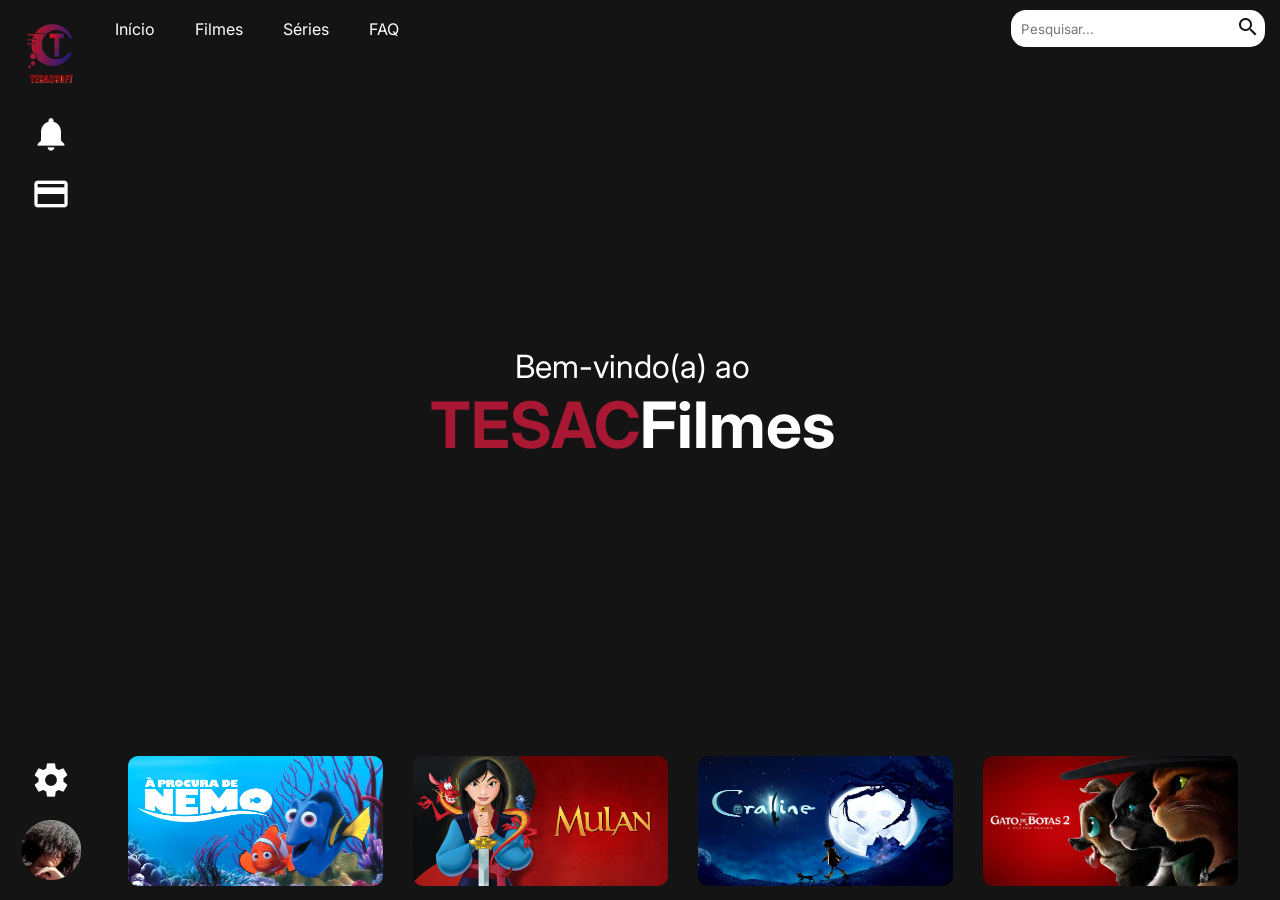
<file: index.html>
<!DOCTYPE html>
<html lang="pt-br">
<head>
    <meta charset="UTF-8">
    <meta name="viewport" content="width=device-width, initial-scale=1.0">
    <link rel="stylesheet" href="base.css">
    <link rel="stylesheet" href="mobile.css">
    <link rel="stylesheet" href="landscape.css">
    <link rel="stylesheet" href="desktop.css">
    <link href="https://fonts.googleapis.com/icon?family=Material+Icons" rel="stylesheet">
    <title>TESAC Filmes</title>
</head>
<body>
    <main>
        <nav>
            <a href="index.html"><img src="imagens/logotipo.png" id="logo"></a>
            <button><span class="material-icons" id="sino">notifications</span></button>
            <button><span class="material-icons" id="card">credit_card</span></button>
            <div id="user">
                <button><span class="material-icons" id="settings">settings</span></button>
                <img src="imagens/fota.png" alt="">
            </div>
        </nav>
        <menu>
            <img src="imagens/fota.png" alt="">
            <a href="">Início</a>
            <a href="">Filmes</a>
            <a href="">Séries</a>
            <a href="">FAQ</a>
            <form action="#" id="pesquisa">
                <input type="text" name="" id="search" placeholder="Pesquisar...">
                <button id="botao_pesquisa">
                    <span class="material-icons" id="lupa">search</span>
                </button>
            </form>
        </menu>
        <iframe src="filmes/holder.html" name="tela" frameborder="0" scrolling="no"></iframe>
        <section id="lista">
            <a href="filmes/nemo.html" target="tela"><img src="imagens/nemo2.jpg" alt=""></a>
            <a href="filmes/mulan.html" target="tela"><img src="imagens/mulan.jpg" alt=""></a>
            <a href="filmes/coraline.html" target="tela"><img src="imagens/coraline2.png" alt=""></a>
            <a href="filmes/gato.html" target="tela"><img src="imagens/gato.jpg" alt=""></a>
        </section>
    </main>
</body>
</html>
</file>
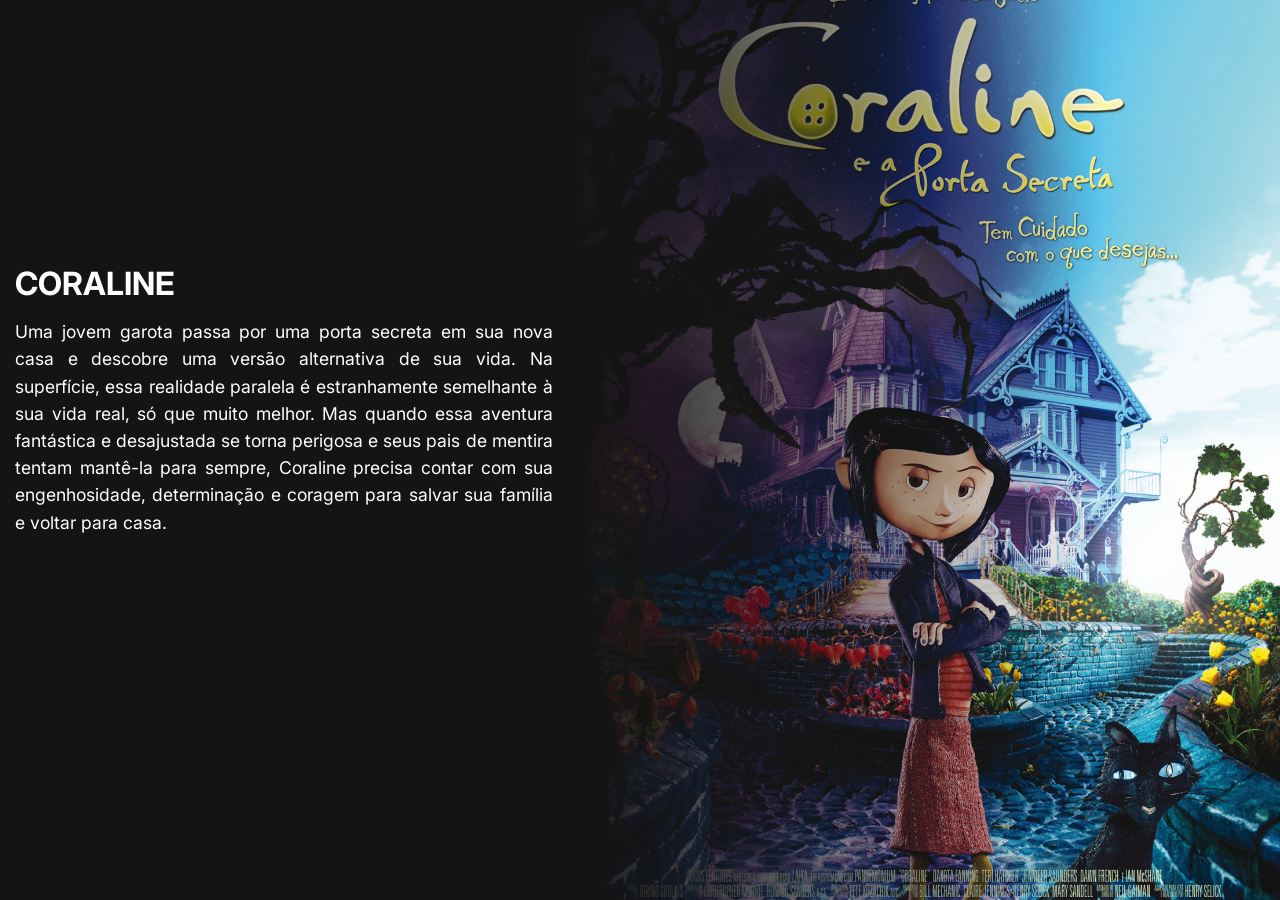
<file: filmes/coraline.html>
<!DOCTYPE html>
<html lang="pt-br">
<head>
    <meta charset="UTF-8">
    <meta name="viewport" content="width=device-width, initial-scale=1.0">
    <link rel="stylesheet" href="../base.css">
    <link rel="stylesheet" href="mobile.css">
    <link rel="stylesheet" href="landscape.css">
    <link rel="stylesheet" href="desktop.css">
    <title>Coraline</title>
    <style>
        div#cartaz {
            background-image: url("../imagens/coraline.jfif");
            background-position: center center;
        }
    </style>
</head>
<body>
    <main>
        <section id="detalhes">
            <h1>CORALINE</h1>
            <p>Uma jovem garota passa por uma porta secreta em sua nova casa e descobre uma versão alternativa de sua vida. Na superfície, essa realidade paralela é estranhamente semelhante à sua vida real, só que muito melhor. Mas quando essa aventura fantástica e desajustada se torna perigosa e seus pais de mentira tentam mantê-la para sempre, Coraline precisa contar com sua engenhosidade, determinação e coragem para salvar sua família e voltar para casa.</p>
            <button>Ver Sinopse</button>
        </section>
        <div id="cartaz">
            <div id="gradiente"></div>
        </div>
    </main>
</body>
</html>
</file>
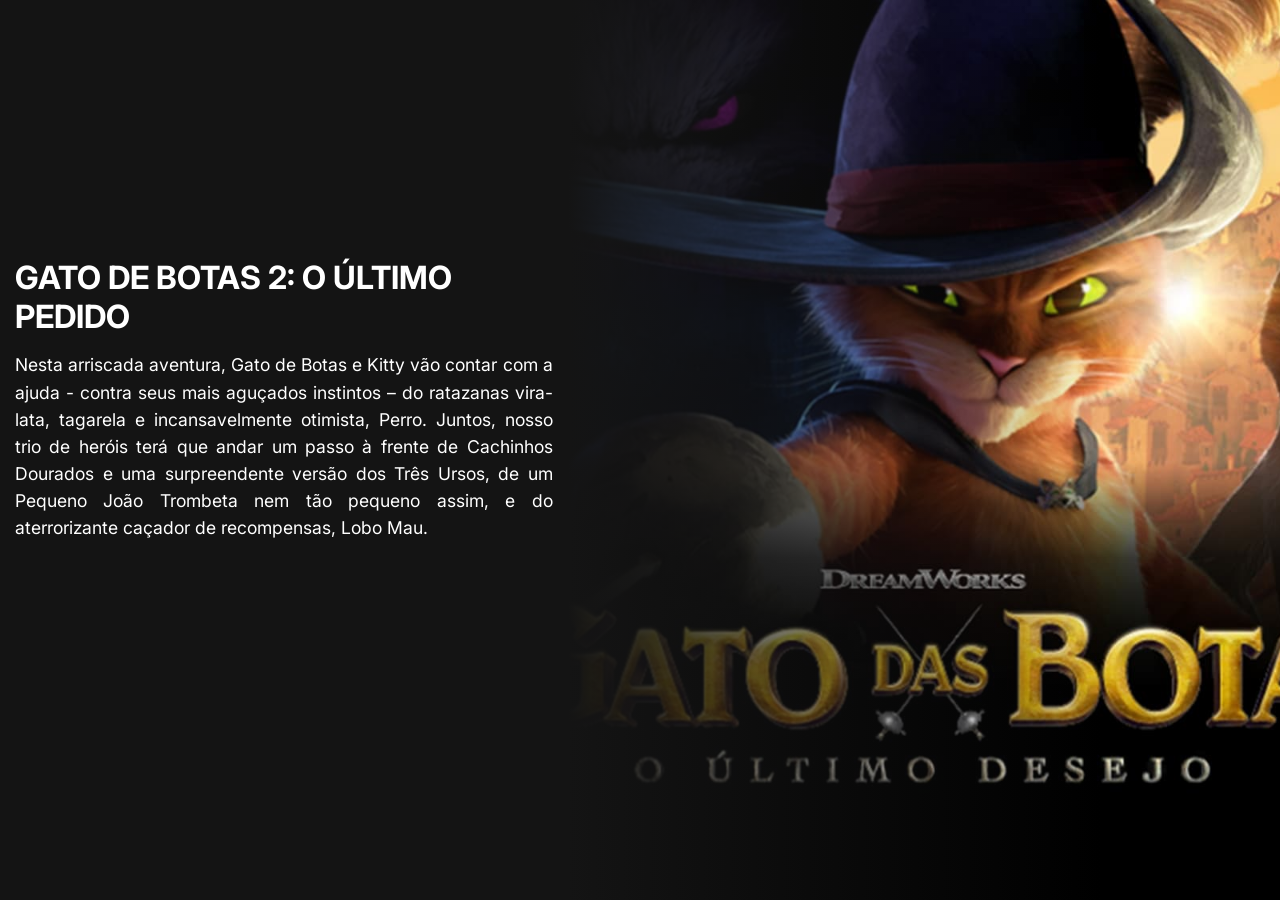
<file: filmes/gato.html>
<!DOCTYPE html>
<html lang="pt-br">
<head>
    <meta charset="UTF-8">
    <meta name="viewport" content="width=device-width, initial-scale=1.0">
    <link rel="stylesheet" href="../base.css">
    <link rel="stylesheet" href="mobile.css">
    <link rel="stylesheet" href="landscape.css">
    <link rel="stylesheet" href="desktop.css">
    <title>Gato de Botas</title>
    <style>
        div#cartaz {
            background-image: url("../imagens/gato2.jpg");
            background-position: center center;
        }
    </style>
</head>
<body>
    <main>
        <section id="detalhes">
            <h1>GATO DE BOTAS 2: O ÚLTIMO PEDIDO</h1>
            <p>Nesta arriscada aventura, Gato de Botas e Kitty vão contar com a ajuda - contra seus mais aguçados instintos – do ratazanas vira-lata, tagarela e incansavelmente otimista, Perro. Juntos, nosso trio de heróis terá que andar um passo à frente de Cachinhos Dourados e uma surpreendente versão dos Três Ursos, de um Pequeno João Trombeta nem tão pequeno assim, e do aterrorizante caçador de recompensas, Lobo Mau.</p>
            <button>Ver Sinopse</button>
        </section>
        <div id="cartaz">
            <div id="gradiente"></div>
        </div>
    </main>
</body>
</html>
</file>
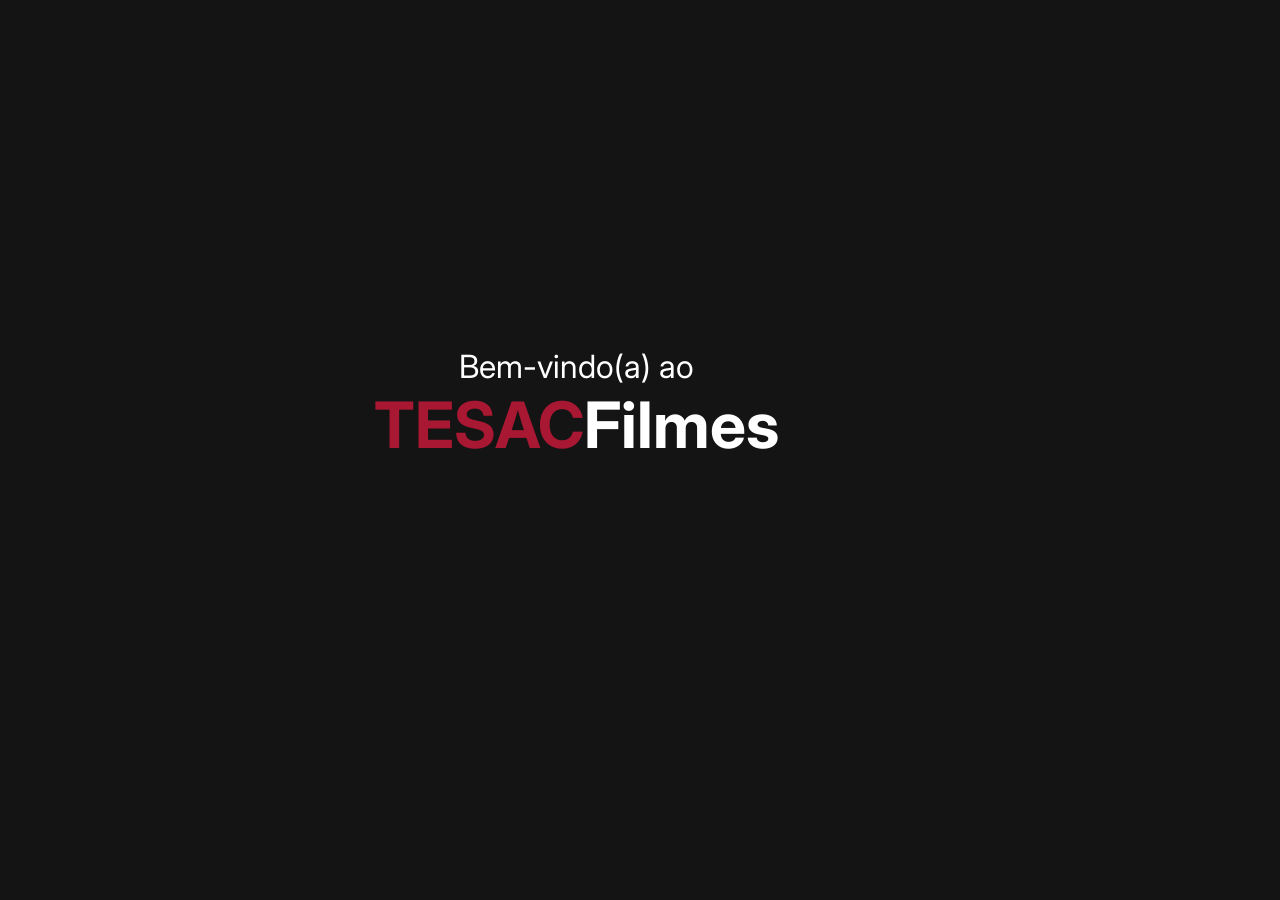
<file: filmes/holder.html>
<!DOCTYPE html>
<html lang="en">
<head>
    <meta charset="UTF-8">
    <meta name="viewport" content="width=device-width, initial-scale=1.0">
    <link rel="stylesheet" href="../base.css">
    <title>Filmes</title>
    <style>
        h1 {
            font-size: 4rem;
        }

        p {
            font-size: 2rem;
        }

        span {
            color: #A81832;
        }

        main {
            display: flex;
            flex-flow: column nowrap;
            justify-content: center;
            align-items: center;
            width: 90vw;
            height: 90vh;
        }

        @media screen and (max-width: 768px) {
            main {
                width: 1px;
                min-width: 100%;
                height: 100%;
                max-width: 100vw;
                max-height: 100vh;
                overflow: hidden;
            }

            h1 {
                font-size: 3rem;
            }
        }

        @media screen and (min-width: 769px) and (max-width: 992px) {
            main {
                min-width: 100%;
                height: 100%;
            }
        }
        
    </style>
</head>
<body>
    <main>
        <p>Bem-vindo(a) ao</p>
        <h1><span id="red">TESAC</span>Filmes</h1>
    </main>
</body>
</html>
</file>
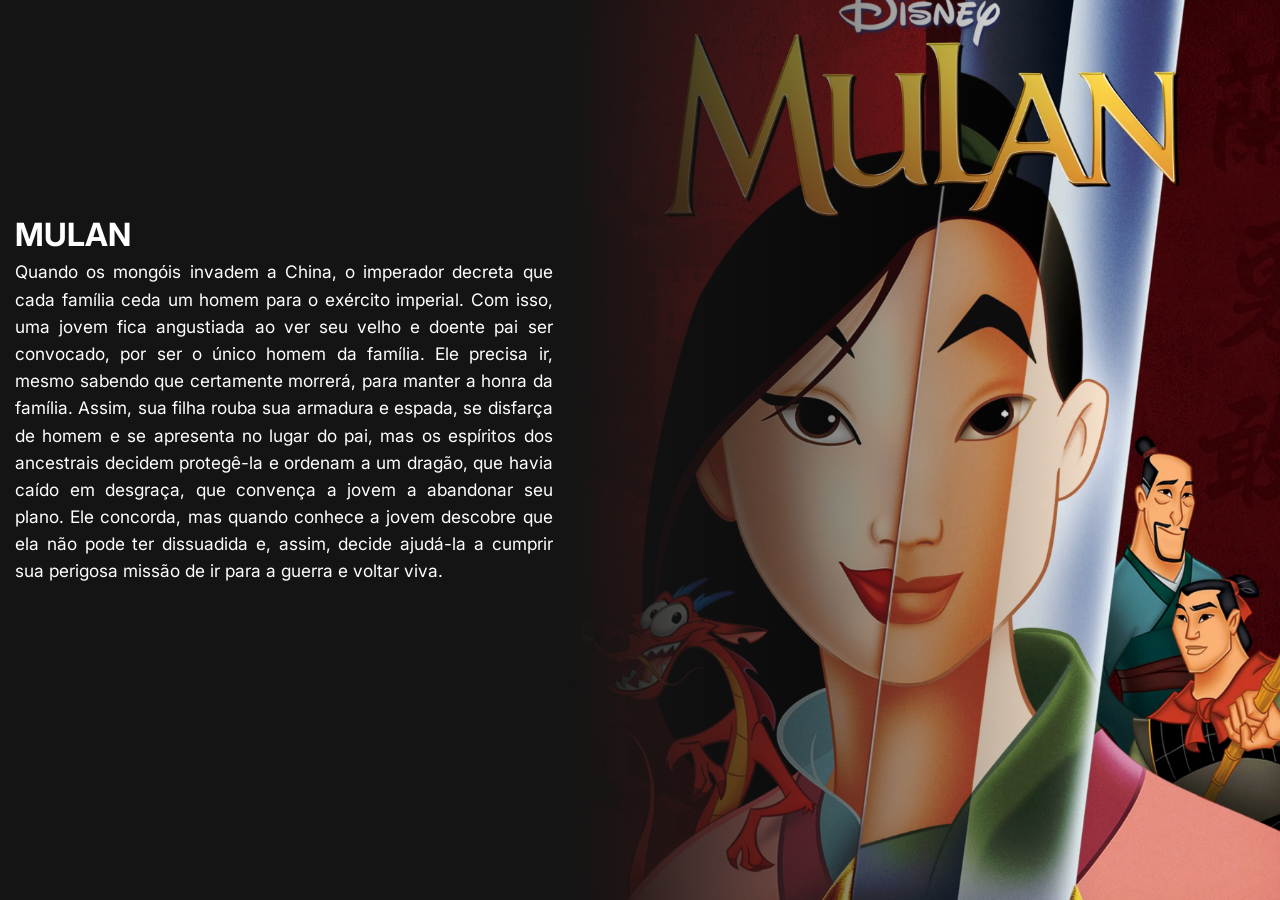
<file: filmes/mulan.html>
<!DOCTYPE html>
<html lang="pt-br">
<head>
    <meta charset="UTF-8">
    <meta name="viewport" content="width=device-width, initial-scale=1.0">
    <link rel="stylesheet" href="../base.css">
    <link rel="stylesheet" href="mobile.css">
    <link rel="stylesheet" href="landscape.css">
    <link rel="stylesheet" href="desktop.css">
    <title>Mulan</title>
    <style>
       div#cartaz {
            background-image: url("../imagens/mulan2.webp");
            background-position: center center;
        }

        h1 {
            padding-bottom: 4px;
        }

        p {
            font-size: 1.08rem;
        }

        @media screen and (max-width: 768px) {
            section#detalhes {
                height: 55%;
            }

            h1 {
                font-size: 1.6rem;  
            }

            p {
                font-size: 0.9rem;
                line-height: 1rem;
            }
        }
    </style>
</head>
<body>
    <main>
        <section id="detalhes">
            <h1>MULAN</h1>
            <p>Quando os mongóis invadem a China, o imperador decreta que cada família ceda um homem para o exército imperial. Com isso, uma jovem fica angustiada ao ver seu velho e doente pai ser convocado, por ser o único homem da família. Ele precisa ir, mesmo sabendo que certamente morrerá, para manter a honra da família. Assim, sua filha rouba sua armadura e espada, se disfarça de homem e se apresenta no lugar do pai, mas os espíritos dos ancestrais decidem protegê-la e ordenam a um dragão, que havia caído em desgraça, que convença a jovem a abandonar seu plano. Ele concorda, mas quando conhece a jovem descobre que ela não pode ter dissuadida e, assim, decide ajudá-la a cumprir sua perigosa missão de ir para a guerra e voltar viva.</p>
            <button>Ver Sinopse</button>
        </section>
        <div id="cartaz">
            <div id="gradiente"></div>
        </div>
    </main>
</body>
</html>
</file>
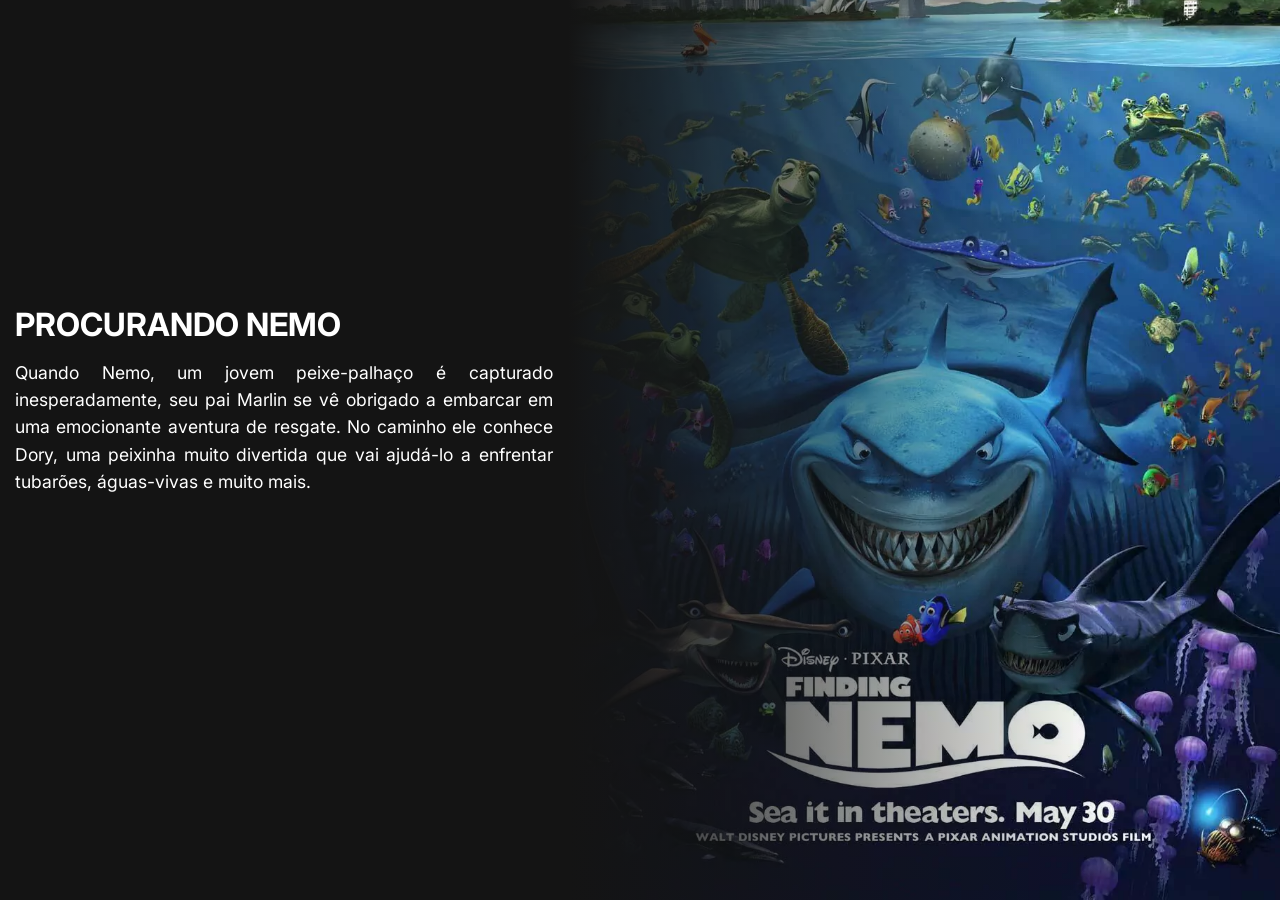
<file: filmes/nemo.html>
<!DOCTYPE html>
<html lang="pt-br">
<head>
    <meta charset="UTF-8">
    <meta name="viewport" content="width=device-width, initial-scale=1.0">
    <link rel="stylesheet" href="../base.css">
    <link rel="stylesheet" href="mobile.css">
    <link rel="stylesheet" href="landscape.css">
    <link rel="stylesheet" href="desktop.css">
    <title>Nemo</title>
    <style>
        div#cartaz {
            background-image: url("../imagens/nemo3.webp");
            background-position: center bottom;
        }
    </style>
</head>
<body>
    <main>
        <section id="detalhes">
            <h1>PROCURANDO NEMO</h1>
            <p>Quando Nemo, um jovem peixe-palhaço é capturado inesperadamente, seu pai Marlin se vê obrigado a embarcar em uma emocionante aventura de resgate. No caminho ele conhece Dory, uma peixinha muito divertida que vai ajudá-lo a enfrentar tubarões, águas-vivas e muito mais.</p>
            <button>Ver Sinopse</button>
        </section>
        <div id="cartaz">
            <div id="gradiente"></div>
        </div>
    </main>
</body>
</html>
</file>
<file: base.css>
@charset "UTF-8";
@import url('https://fonts.googleapis.com/css2?family=Inter:ital,opsz,wght@0,14..32,100..900;1,14..32,100..900&display=swap');

* {
    font-family: "Inter", sans-serif;
    color: white;
    padding: 0;
    margin: 0;
}

html, body, main {
    width: 100%;
    height: 100%;
    overflow: hidden;
    position: relative;
}

body {
    background-color: #141414;
    overflow: hidden;
}
</file>
<file: mobile.css>
@charset "UTF-8";

nav {
    display: none;
}

form#pesquisa {
    display: flex;
    align-items: center;
    margin-left: auto;
    border-radius: 15px;
    padding: 5px;
    flex-shrink: 1;
    min-width: 0;
    background-color: white;
    color: black;
}

input#search {
    flex-shrink: 1;
    min-width: 0;
    border: none;
    color: black;
    padding-left: 5px;
    outline: 0;
}

button#botao_pesquisa {
    background-color: white;
    border: none;
    border-radius: 10px;
    cursor: pointer;
}

span#lupa {
    color: #141414;
}

menu {
    display: flex;
    flex-flow: row nowrap;
    align-items: center;
    justify-content: space-between;
    position: absolute;
    right: 0;
    left: 0;
    width: auto;
    padding-top: 10px;
    padding-bottom: 10px;
    padding-left: 3px;
    padding-right: 10px;
    background-color: transparent;
}

menu img {
    width: 40px;
    height: 40px;
    margin-right: 10px;
    cursor: pointer;
}

menu > a {
    color: white;
    text-decoration: none;
    border-radius: 8px;
    margin-right: 5px;
    padding: 8px 5px 8px 5px;
}

iframe {
    display: block;
    border: none;
    width: 100%;
    height: 100%;
}

section#lista {
    display: flex;
    flex-flow: row nowrap;
    align-items: flex-end;
    overflow-x: auto;
    -webkit-overflow-scrolling: touch;
    position: absolute;
    bottom: 0;
    width: 100%;
    height: 145px;
    padding-bottom: 5px;
    padding-left: 10px;
    background-color: transparent;
}

section#lista::-webkit-scrollbar {
    display: none;
}

section#lista img {
    width: 200px;
    height: 100px;
    border-radius: 10px;
    margin-right: 30px;
}
</file>
<file: landscape.css>
@charset "UTF-8";

@media screen and (min-width: 769px) and (max-width: 992px) {
    section#lista {
        align-items: center;
        height: auto;
    }
    
    section#lista img {
        width: 150px;
        height: 70px;
    }
}
</file>
<file: desktop.css>
@charset "UTF-8";

@media screen and (min-width: 993px) {
    main {
        display: grid;
        grid-template: 1fr / 1fr 92%;
    }

    nav {
        grid-area: 1 / 1 / 3 / 2;
        display: flex;
        flex-flow: column nowrap;
        align-items: center;
        background-color: #141414;
    }

    nav img {
        width: 60px;
        height: 60px;
        padding-top: 15px;
        cursor: pointer;
    }

    nav img:hover {
        scale: 1.22;
    }

    nav img#logo {
        width: 80px;
        height: 80px;
    }

    button {
        border: none;
        background-color: transparent;
        cursor: pointer;
    }

    span.material-icons#sino{
        color: white;
        font-size: 40px;
        margin-top: 10px;
        padding: 5px;
        border-radius: 50%;
        transition: 0.2s;
    }

    span.material-icons#sino:hover {
        background-color: white;
        color: black;
    }

    span.material-icons#card{
        color: white;
        font-size: 40px;
        margin-top: 10px;
        transition: 0.2s;
        padding: 5px;
        border-radius: 50%;
    }

    span.material-icons#card:hover {
        background-color: white;
        color: black;
    }

    span.material-icons#settings{
        color: white;
        font-size: 40px;
        transition: 0.2s;
        padding: 5px;
        border-radius: 50%;
    }

    span.material-icons#settings:hover {
        background-color: white;
        color: black;
    }

    div#user {
        display: flex;
        flex-flow: column nowrap;
        align-items: center;
        margin-top: auto;
        padding: 20px;
    }

    menu {
        left: auto;
        width: 91vw;
        padding-right: 15px;
    }
    
    menu img {
        display: none;
    }

     menu > a {
        padding: 8px 15px 8px 15px;
        margin-right: 10px;
        transition: 0.2s;
    }

    menu > a:hover {
        background-color: white;
        color: black;
    }

    iframe {
        grid-area: 1 / 2 / 3 / 3;
    }

    section#lista {
        align-items: center;
        overflow: visible;
        right: 0;
        width: 90vw;
        height: 145px;
    }

    section#lista img {
        width: 255px;
        height: 130px;
        transition: 0.2s;
    }

    section#lista img:hover {
        scale: 1.22;
    }
}
</file>
<file: filmes/mobile.css>
@charset "UTF-8";

main {
    display: flex;
    flex-flow: column-reverse nowrap;
}

div#cartaz {
    display: flex;
    background-repeat: no-repeat;
    background-size: cover;
    flex: auto;
    flex-flow: column-reverse nowrap;
}

div#gradiente {
    width: 100%;
    height: 75%;
    background-image: linear-gradient(to top, #141414, transparent);
}

section#detalhes {
    display: flex;
    flex-flow: row wrap;
    height: 47%;
    align-items: flex-start;
    align-content: flex-start;
    padding: 15px;
    background-color: #141414;
}  

h1 {
    font-size: 1.6rem;
    padding-bottom: 5px;
}

p {
    font-size: 1rem;
    text-align: justify;
    line-height: 1.1rem;
}

button {
    display: none;
}
</file>
<file: filmes/landscape.css>
@charset "UTF-8";

@media screen and (min-width: 769px) and (max-width: 992px) {
    main {
        flex-flow: row nowrap;
    }

    section#detalhes {
        flex-direction: column;
        justify-content: center;
        width: 42%;
        height: 100%;
    }

    p {
        display: none;
    }

    button {
        display: block;
        background-color: #A81832;
        padding: 10px;
        border-radius: 20px;
        margin-bottom: 70px;
    }

    div#gradiente {
        width: 75%;
        height: 100%;
        background-image: linear-gradient(to right, #141414, transparent);
    }
}
</file>
<file: filmes/desktop.css>
@charset "UTF-8";

@media screen and (min-width: 993px) {
    main {
        flex-flow: row nowrap;
    }

    section#detalhes {
        align-items: center;
        align-content: center;
        width: 42%;
        height: 100%;
    }
    
    h1 {
        font-size: 2rem;
        padding-bottom: 15px;
    }

    p {
        font-size: 1.1rem;
        line-height: 1.7rem;
        padding-bottom: 130px;
    }
    
    div#cartaz {
        flex-flow: row nowrap;
    }

    div#gradiente {
        width: 75%;
        height: 100%;
        background-image: linear-gradient(to right, #141414, transparent);
    }
}
</file>
